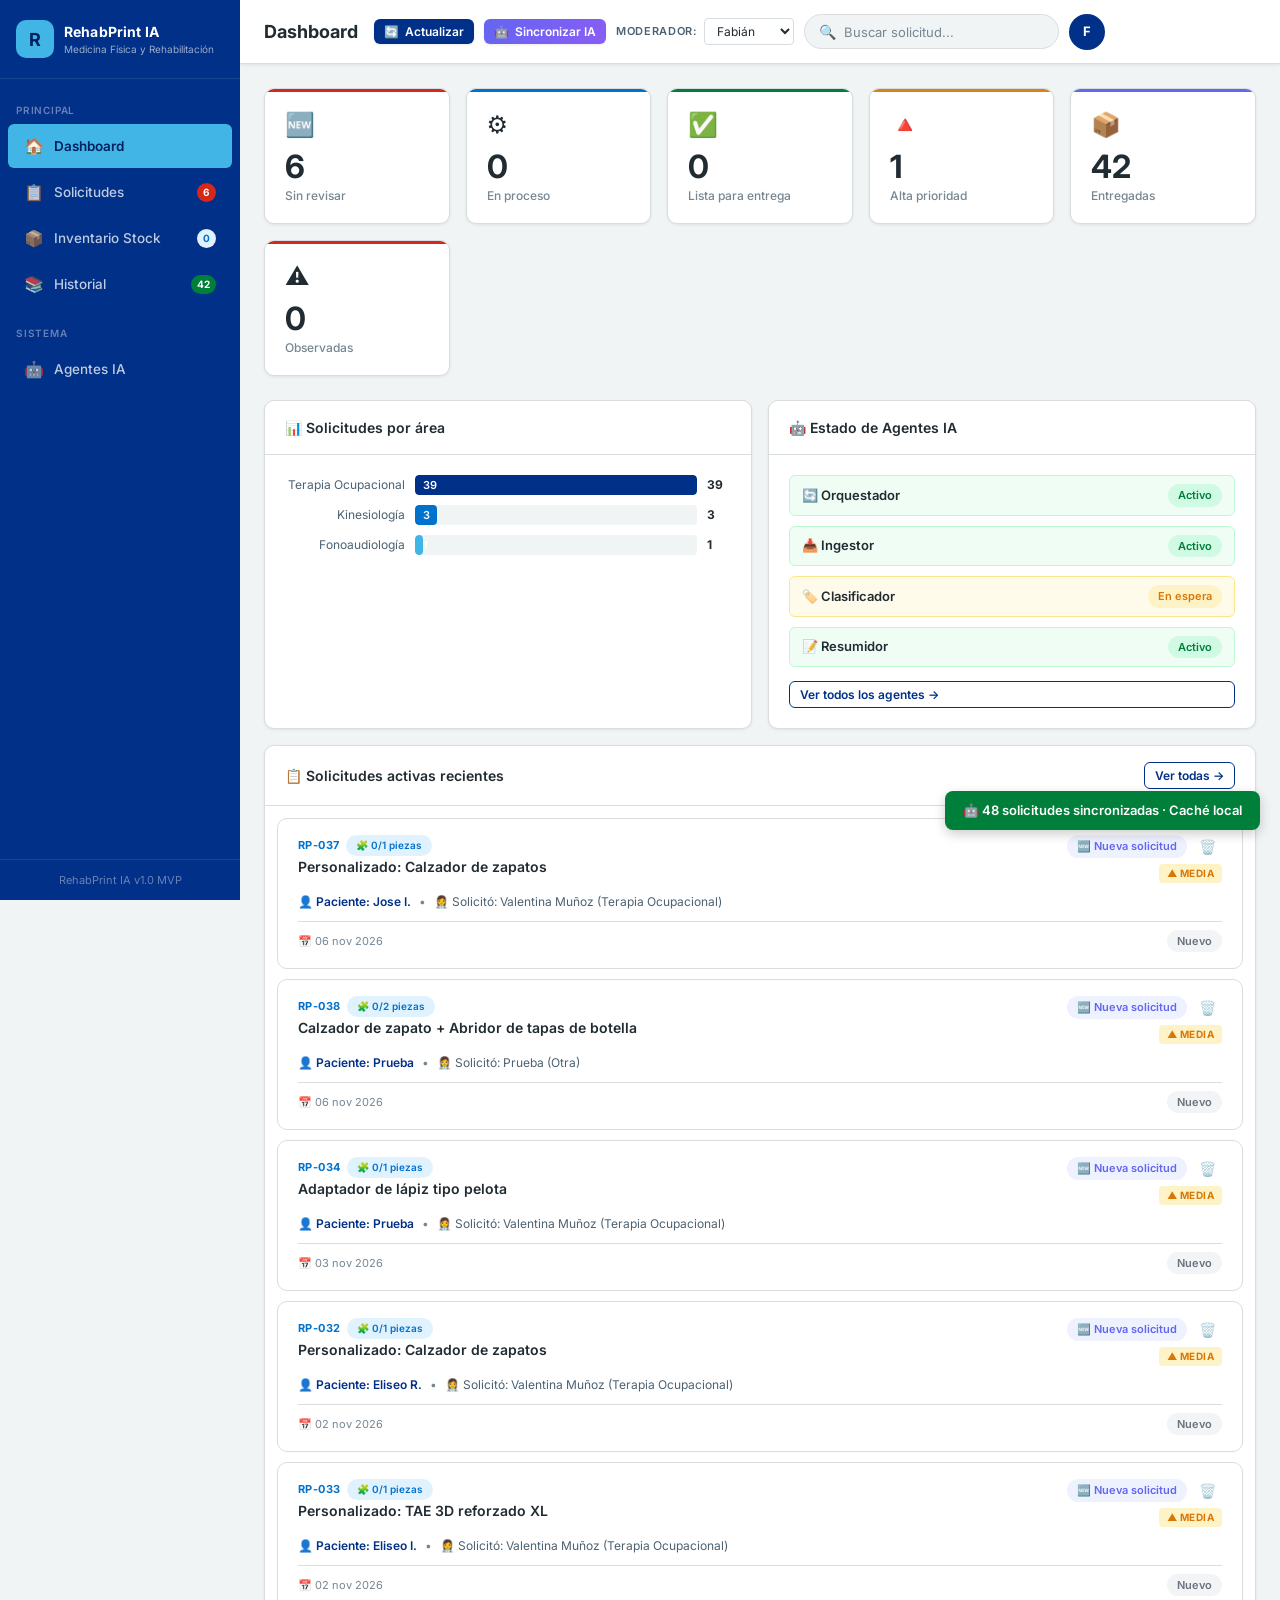
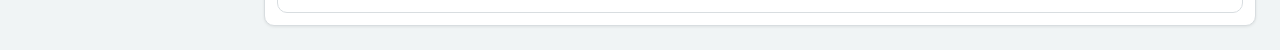
<file: index.html>
<!DOCTYPE html>
<html lang="es">
<head>
<meta charset="UTF-8">
<meta name="viewport" content="width=device-width, initial-scale=1.0">
<meta http-equiv="Cache-Control" content="no-cache, no-store, must-revalidate">
<meta http-equiv="Pragma" content="no-cache">
<meta http-equiv="Expires" content="0">
<title>RehabPrint IA — Team 3D</title>
<link rel="stylesheet" href="styles.css?v=1.0.2">
</head>
<body>
<div class="app-layout">

  <!-- SIDEBAR -->
  <aside class="sidebar">
    <div class="sidebar-brand">
      <div class="sidebar-brand-logo">
        <div class="brand-icon">R</div>
        <div class="brand-text">
          <span class="brand-name">RehabPrint IA</span>
          <span class="brand-sub">Medicina Física y Rehabilitación</span>
        </div>
      </div>
    </div>
    <nav class="sidebar-nav">
      <div class="nav-section-label">Principal</div>
      <div class="nav-item active" data-view="dashboard" onclick="navigate('dashboard')">
        <span class="nav-icon">🏠</span> Dashboard
      </div>
      <div class="nav-item" data-view="solicitudes" onclick="navigate('solicitudes')">
        <span class="nav-icon">📋</span> Solicitudes
        <span class="nav-badge" id="badge-nuevas">3</span>
      </div>
      <div class="nav-item" data-view="inventario" onclick="navigate('inventario')">
        <span class="nav-icon">📦</span> Inventario Stock
        <span class="nav-badge blue" id="badge-inventario" style="background:#E0F2FE;color:var(--color-primary-light)">0</span>
      </div>
      <div class="nav-item" data-view="historial" onclick="navigate('historial')">
        <span class="nav-icon">📚</span> Historial
        <span class="nav-badge green" id="badge-entregadas">0</span>
      </div>
      <div class="nav-section-label" style="margin-top:12px">Sistema</div>
      <div class="nav-item" data-view="agentes" onclick="navigate('agentes')">
        <span class="nav-icon">🤖</span> Agentes IA
      </div>
    </nav>
    <div class="sidebar-footer">RehabPrint IA v1.0 MVP</div>
  </aside>

  <!-- SIDEBAR BACKDROP FOR MOBILE -->
  <div class="sidebar-backdrop" onclick="toggleSidebar()"></div>

  <!-- MAIN -->
  <div class="main-content">
    <header class="app-header">
      <button class="mobile-toggle-btn" onclick="toggleSidebar()" aria-label="Abrir menú">☰</button>
      <div>
        <div class="header-title" id="header-title">Dashboard</div>
      </div>
      <div class="header-actions">
        <!-- BOTÓN PRINCIPAL DE ACTUALIZACIÓN DE ESTADOS Y DATOS -->
        <button class="btn btn-primary btn-sm" id="btn-update-header" onclick="actualizarDatosYEstados()" style="gap:6px;font-weight:600;box-shadow:var(--shadow-sm)" title="Actualizar y recalcular datos y estados">
          <span id="update-spin-icon" style="display:inline-block;transition:transform 0.5s ease">🔄</span>
          <span>Actualizar</span>
        </button>

        <!-- BOTÓN SINCRONIZAR AGENTES IA EN LA NUBE -->
        <button class="btn btn-sm" id="btn-sync-ia" onclick="triggerIASync()" style="gap:6px;font-weight:600;background:linear-gradient(135deg,#6366F1,#8B5CF6);color:#fff;box-shadow:var(--shadow-sm)" title="Ejecutar los Agentes IA en la nube para procesar nuevos pedidos del formulario">
          <span id="sync-ia-icon">🤖</span>
          <span id="sync-ia-text">Sincronizar IA</span>
        </button>

        <div class="filter-group" style="flex-direction:row;align-items:center;gap:6px">
          <span class="filter-label" style="color:var(--text-secondary);font-size:11px;margin-bottom:0">Moderador:</span>
          <select class="filter-select" id="active-moderator" onchange="setActiveModerator(this.value)" style="padding:4px 8px;font-size:12px;border-radius:4px;background:#fff;border-color:var(--border-color)">
            <option value="Fabian">Fabián</option>
            <option value="Valentina">Valentina</option>
            <option value="Alexis">Alexis</option>
          </select>
        </div>
        <div class="search-bar">
          <span class="search-icon">🔍</span>
          <input type="text" placeholder="Buscar solicitud..." id="global-search" oninput="setSearch(this.value)">
        </div>
        <div class="avatar" id="moderator-avatar">F</div>
      </div>
    </header>

    <!-- DASHBOARD -->
    <div class="page active" id="page-dashboard">
      <div class="kpi-grid">
        <div class="kpi-card red" onclick="handleKpiClick('nuevas')">
          <div class="kpi-icon">🆕</div>
          <div class="kpi-value" id="kpi-nuevas">0</div>
          <div class="kpi-label">Sin revisar</div>
        </div>
        <div class="kpi-card blue" onclick="handleKpiClick('proceso')">
          <div class="kpi-icon">⚙️</div>
          <div class="kpi-value" id="kpi-proceso">0</div>
          <div class="kpi-label">En proceso</div>
        </div>
        <div class="kpi-card green" onclick="handleKpiClick('listas')">
          <div class="kpi-icon">✅</div>
          <div class="kpi-value" id="kpi-listas">0</div>
          <div class="kpi-label">Lista para entrega</div>
        </div>
        <div class="kpi-card amber" onclick="handleKpiClick('alta')">
          <div class="kpi-icon">🔺</div>
          <div class="kpi-value" id="kpi-alta">0</div>
          <div class="kpi-label">Alta prioridad</div>
        </div>
        <div class="kpi-card purple" onclick="handleKpiClick('entregadas')">
          <div class="kpi-icon">📦</div>
          <div class="kpi-value" id="kpi-entregadas">0</div>
          <div class="kpi-label">Entregadas</div>
        </div>
        <div class="kpi-card red" onclick="handleKpiClick('observadas')">
          <div class="kpi-icon">⚠️</div>
          <div class="kpi-value" id="kpi-observadas">0</div>
          <div class="kpi-label">Observadas</div>
        </div>
      </div>

      <div class="grid-2">
        <div class="card">
          <div class="card-header">
            <span class="card-title">📊 Solicitudes por área</span>
          </div>
          <div class="card-body">
            <div class="chart-bar-group" id="area-chart"></div>
          </div>
        </div>
        <div class="card">
          <div class="card-header">
            <span class="card-title">🤖 Estado de Agentes IA</span>
          </div>
          <div class="card-body">
            <div style="display:flex;flex-direction:column;gap:10px">
              <div style="display:flex;align-items:center;justify-content:space-between;padding:8px 12px;background:#F0FDF4;border-radius:6px;border:1px solid #BBF7D0">
                <span style="font-size:13px;font-weight:600">🔄 Orquestador</span>
                <span class="badge" style="color:#007F3B;background:#D1FAE5">Activo</span>
              </div>
              <div style="display:flex;align-items:center;justify-content:space-between;padding:8px 12px;background:#F0FDF4;border-radius:6px;border:1px solid #BBF7D0">
                <span style="font-size:13px;font-weight:600">📥 Ingestor</span>
                <span class="badge" style="color:#007F3B;background:#D1FAE5">Activo</span>
              </div>
              <div style="display:flex;align-items:center;justify-content:space-between;padding:8px 12px;background:#FFFBEB;border-radius:6px;border:1px solid #FDE68A">
                <span style="font-size:13px;font-weight:600">🏷️ Clasificador</span>
                <span class="badge" style="color:#D97706;background:#FEF3C7">En espera</span>
              </div>
              <div style="display:flex;align-items:center;justify-content:space-between;padding:8px 12px;background:#F0FDF4;border-radius:6px;border:1px solid #BBF7D0">
                <span style="font-size:13px;font-weight:600">📝 Resumidor</span>
                <span class="badge" style="color:#007F3B;background:#D1FAE5">Activo</span>
              </div>
            </div>
            <button class="btn btn-outline btn-sm" style="margin-top:14px;width:100%" onclick="navigate('agentes')">Ver todos los agentes →</button>
          </div>
        </div>
      </div>

      <div class="card" style="margin-top:16px">
        <div class="card-header">
          <span class="card-title">📋 Solicitudes activas recientes</span>
          <button class="btn btn-outline btn-sm" onclick="navigate('solicitudes')">Ver todas →</button>
        </div>
        <div class="card-body" style="padding:0">
          <div id="recientes-list" style="display:flex;flex-direction:column;gap:0;padding:12px;gap:10px"></div>
        </div>
      </div>
    </div>

    <!-- SOLICITUDES -->
    <div class="page" id="page-solicitudes">
      <div class="filter-bar">
        <div class="filter-group">
          <span class="filter-label">Estado</span>
          <select class="filter-select" id="filter-estado" onchange="setFilterEstado(this.value)">
            <option value="todos">Todos</option>
            <option value="Nueva solicitud">Nueva solicitud</option>
            <option value="en-proceso">En proceso</option>
            <option value="Revisada">Revisada</option>
            <option value="En diseño">En diseño</option>
            <option value="En impresión">En impresión</option>
            <option value="En postproceso">En postproceso</option>
            <option value="Lista para entrega">Lista para entrega</option>
            <option value="alta-prioridad">Alta prioridad</option>
            <option value="Observada / requiere ajuste">Observada</option>
          </select>
        </div>
        <div class="filter-group">
          <span class="filter-label">Área</span>
          <select class="filter-select" id="filter-area" onchange="setFilterArea(this.value)">
            <option value="todos">Todas las áreas</option>
            <option value="Terapia Ocupacional">Terapia Ocupacional</option>
            <option value="Kinesiología">Kinesiología</option>
            <option value="Fonoaudiología">Fonoaudiología</option>
          </select>
        </div>
        <div class="filter-group">
          <span class="filter-label">Responsable</span>
          <select class="filter-select" id="filter-responsable" onchange="setFilterResponsable(this.value)">
            <option value="todos">Todos</option>
            <option value="Sin asignar">Sin asignar</option>
            <option value="Fabian">Fabián</option>
            <option value="Valentina">Valentina</option>
            <option value="Alexis">Alexis</option>
            <option value="Team 3D">Team 3D</option>
          </select>
        </div>

        <div class="view-switcher" style="display:flex;gap:4px;background:var(--bg-app);padding:3px;border-radius:6px;border:1px solid var(--border-color);margin-left:auto">
          <button class="btn btn-sm" id="btn-layout-list" onclick="setSolicitudesLayout('list')" style="background:var(--color-primary);color:#fff;box-shadow:var(--shadow-sm);font-weight:600">
            📋 Lista
          </button>
          <button class="btn btn-sm" id="btn-layout-kanban" onclick="setSolicitudesLayout('kanban')" style="background:transparent;color:var(--text-secondary)">
            📌 Kanban
          </button>
        </div>

        <button class="btn btn-outline btn-sm" onclick="exportSyncQueue()" style="gap:6px" title="Exportar cambios locales para sincronizar con Google Sheets">
          📤 Exportar Cambios
        </button>

        <button class="btn btn-primary btn-sm" onclick="actualizarDatosYEstados()" style="gap:6px" title="Sincronizar y actualizar lista de estados">
          🔄 Actualizar
        </button>

        <div style="font-size:13px;color:var(--text-muted);align-self:center" id="solicitudes-count"></div>
      </div>
      <div id="solicitudes-container">
        <div class="solicitudes-list" id="solicitudes-list"></div>
        <div class="kanban-board" id="kanban-board" style="display:none"></div>
      </div>
    </div>

    <!-- DETAIL -->
    <div class="page" id="page-detail">
      <div style="display:flex;align-items:center;gap:12px;margin-bottom:20px;flex-wrap:wrap">
        <button class="btn btn-outline btn-sm" onclick="navigate('solicitudes')">← Volver</button>
        <span style="font-size:16px;font-weight:700;color:var(--text-muted)" id="detail-id"></span>
        <div id="detail-estado-badge"></div>
        <div id="detail-prioridad-badge"></div>
      </div>

      <div class="ai-card">
        <div class="ai-label">🤖 Análisis de Agentes IA</div>
        <div style="display:flex;gap:12px;flex-wrap:wrap;margin-bottom:10px">
          <span class="badge" style="color:#6366F1;background:#EEF2FF" id="ai-categoria">—</span>
          <span class="badge" style="color:#003087;background:#E0F2FE" id="ai-pieza">—</span>
        </div>
        <div class="ai-summary" id="ai-resumen">—</div>
      </div>

      <div class="grid-2">
        <div>
          <div class="detail-section">
            <div class="detail-section-header"><span class="detail-section-title">👤 Solicitante</span></div>
            <div class="detail-field"><div class="detail-field-label">Nombre</div><div class="detail-field-value" id="d-solicitante">—</div></div>
            <div class="detail-field"><div class="detail-field-label">Profesión</div><div class="detail-field-value" id="d-profesion">—</div></div>
            <div class="detail-field"><div class="detail-field-label">Área</div><div class="detail-field-value" id="d-area">—</div></div>
            <div class="detail-field"><div class="detail-field-label">Fecha solicitud</div><div class="detail-field-value" id="d-fecha">—</div></div>
          </div>
          <div class="detail-section">
            <div class="detail-section-header"><span class="detail-section-title">🎯 Destino</span></div>
            <div class="detail-field"><div class="detail-field-label">Tipo</div><div class="detail-field-value" id="d-destino">—</div></div>
            <div class="detail-field"><div class="detail-field-label">Contexto</div><div class="detail-field-value" id="d-contexto">—</div></div>
            <div class="detail-field"><div class="detail-field-label">Usuario / Unidad</div><div class="detail-field-value" id="d-target">—</div></div>
            <div class="detail-field"><div class="detail-field-label">Ubicación</div><div class="detail-field-value" id="d-ubicacion">—</div></div>
          </div>
          <div class="detail-section">
            <div class="detail-section-header" style="display:flex;justify-content:space-between;align-items:center">
              <span class="detail-section-title">🧩 Implementos Solicitados (Checklist Individual)</span>
              <span id="d-items-progress" style="font-size:12px;font-weight:700;color:var(--color-primary-light);background:#E0F2FE;padding:2px 8px;border-radius:12px">0/0 listos</span>
            </div>
            <div class="card-body" id="d-items-checklist" style="display:flex;flex-direction:column;gap:10px">
              <!-- Checklist de implementos individuales -->
            </div>
          </div>
          <div class="detail-section">
            <div class="detail-section-header"><span class="detail-section-title">📄 Solicitud original</span></div>
            <div class="detail-field"><div class="detail-field-label">Descripción</div><div class="detail-field-value" id="d-descripcion" style="white-space:pre-wrap;line-height:1.6">—</div></div>
          </div>
        </div>
        <div>
          <div class="detail-section">
            <div class="detail-section-header"><span class="detail-section-title">🔄 Flujo del caso</span></div>
            <div class="card-body"><div class="timeline" id="detail-timeline"></div></div>
          </div>
          <div class="detail-section">
            <div class="detail-section-header"><span class="detail-section-title">⚙️ Gestión del Caso</span></div>
            <div class="detail-field">
              <div class="detail-field-label">Asignado a</div>
              <div style="display:flex;gap:10px;align-items:center">
                <select class="filter-select" id="detail-assignee-select" onchange="changeSolicitudAssignee(this.value)" style="flex:1">
                  <option value="">Sin asignar</option>
                  <option value="Fabian">Fabián</option>
                  <option value="Valentina">Valentina</option>
                  <option value="Alexis">Alexis</option>
                  <option value="Team 3D">Team 3D</option>
                </select>
                <span class="badge" id="detail-assignee-badge" style="color:var(--color-primary-light);background:#E0F2FE"></span>
              </div>
            </div>
            <div class="detail-field">
              <div class="detail-field-label">Cambiar Estado</div>
              <div style="display:flex;gap:10px;align-items:center">
                <select class="filter-select" id="detail-estado-select" onchange="changeSolicitudEstado(this.value)" style="flex:1">
                  <option value="Nueva solicitud">Nueva solicitud</option>
                  <option value="Revisada">Revisada</option>
                  <option value="En diseño">En diseño</option>
                  <option value="En impresión">En impresión</option>
                  <option value="En postproceso">En postproceso</option>
                  <option value="Lista para entrega">Lista para entrega</option>
                  <option value="Entregada">Entregada</option>
                  <option value="Observada / requiere ajuste">Observada / requiere ajuste</option>
                  <option value="Cancelada">Cancelada</option>
                </select>
                <button class="btn btn-primary btn-sm" onclick="changeSolicitudEstado(document.getElementById('detail-estado-select').value)">
                  Actualizar
                </button>
              </div>
            </div>
          </div>
          <div class="detail-section">
            <div class="detail-section-header"><span class="detail-section-title">📝 Observaciones</span></div>
            <div class="detail-field"><div class="detail-field-label">Clínicas</div><div class="detail-field-value" id="d-obs-clinicas">—</div></div>
            <div class="detail-field"><div class="detail-field-label">Técnicas</div><div class="detail-field-value" id="d-obs-tecnicas">—</div></div>
          </div>
          <div style="display:flex;gap:10px;flex-wrap:wrap;margin-top:4px" id="detail-actions"></div>
        </div>
      </div>
    </div>

    <!-- HISTORIAL -->
    <div class="page" id="page-historial">
      <div style="display:flex;align-items:center;justify-content:space-between;margin-bottom:16px">
        <div style="font-size:13px;color:var(--text-muted)" id="historial-count"></div>
        <button class="btn btn-outline btn-sm" onclick="actualizarDatosYEstados()" style="gap:6px">
          🔄 Actualizar Estados
        </button>
      </div>
      <div class="solicitudes-list" id="historial-list"></div>
    </div>

    <!-- AGENTES IA -->
    <div class="page" id="page-agentes">
      <div style="margin-bottom:20px">
        <p style="color:var(--text-secondary);font-size:14px">Arquitectura multiagente que procesa cada solicitud desde Google Forms hasta el tablero del Team 3D.</p>
      </div>
      <div style="display:grid;grid-template-columns:repeat(auto-fit,minmax(300px,1fr));gap:16px">
        <div class="card">
          <div class="card-header" style="background:linear-gradient(135deg,#003087,#0072CE)">
            <span style="color:#fff;font-weight:700">🔄 Agente Orquestador</span>
            <span class="badge" style="color:#41B6E6;background:rgba(255,255,255,0.15)">Coordinador</span>
          </div>
          <div class="card-body">
            <p style="font-size:13px;color:var(--text-secondary);margin-bottom:10px">Detecta nuevas solicitudes, coordina el flujo y consolida el resultado final.</p>
            <div style="font-size:12px;color:var(--text-muted)">Salida: Caso estructurado + bandera revisión manual</div>
          </div>
        </div>
        <div class="card">
          <div class="card-header" style="background:#F8FAFC">
            <span style="font-weight:700">📥 Agente Ingestor</span>
            <span class="badge" style="color:#0072CE;background:#E0F2FE">Lectura</span>
          </div>
          <div class="card-body">
            <p style="font-size:13px;color:var(--text-secondary);margin-bottom:10px">Lee la fila nueva de Google Sheets y convierte la respuesta bruta en estructura inicial.</p>
            <div style="font-size:12px;color:var(--text-muted)">Salida: nombreSolicitante, descripcionOriginal, fechaSolicitud</div>
          </div>
        </div>
        <div class="card">
          <div class="card-header" style="background:#F8FAFC">
            <span style="font-weight:700">🧹 Agente Normalizador</span>
            <span class="badge" style="color:#7C3AED;background:#EDE9FE">Limpieza</span>
          </div>
          <div class="card-body">
            <p style="font-size:13px;color:var(--text-secondary);margin-bottom:10px">Estandariza profesiones, separa nombre/RUT/unidad, unifica nombres de piezas.</p>
            <div style="font-size:12px;color:var(--text-muted)">Ej: "T.O" → "Terapia Ocupacional" | "fingergrip" → "Finger Grip"</div>
          </div>
        </div>
        <div class="card">
          <div class="card-header" style="background:#F8FAFC">
            <span style="font-weight:700">🏷️ Agente Clasificador</span>
            <span class="badge" style="color:#D97706;background:#FEF3C7">Análisis</span>
          </div>
          <div class="card-body">
            <p style="font-size:13px;color:var(--text-secondary);margin-bottom:10px">Define destino (usuario/unidad), contexto, área y categoría funcional de la pieza.</p>
            <div style="font-size:12px;color:var(--text-muted)">Salida: categoriaFuncional + confianzaClasificacion</div>
          </div>
        </div>
        <div class="card">
          <div class="card-header" style="background:#F8FAFC">
            <span style="font-weight:700">🔺 Agente Priorizador</span>
            <span class="badge" style="color:#D5281B;background:#FEE2E2">Urgencia</span>
          </div>
          <div class="card-body">
            <p style="font-size:13px;color:var(--text-secondary);margin-bottom:10px">Sugiere prioridad Alta/Media/Baja según contexto clínico y urgencia operativa.</p>
            <div style="font-size:12px;color:var(--text-muted)">Criterio: hospitalizado + unidad crítica = Alta prioridad</div>
          </div>
        </div>
        <div class="card">
          <div class="card-header" style="background:#F8FAFC">
            <span style="font-weight:700">📝 Agente Resumidor</span>
            <span class="badge" style="color:#007F3B;background:#D1FAE5">Texto</span>
          </div>
          <div class="card-body">
            <p style="font-size:13px;color:var(--text-secondary);margin-bottom:10px">Genera resumen de 1-2 líneas para la tarjeta del caso en el tablero.</p>
            <div style="font-size:12px;color:var(--text-muted)">Tono clínico-operativo, sin jerga técnica innecesaria</div>
          </div>
        </div>
        <div class="card">
          <div class="card-header" style="background:#F8FAFC">
            <span style="font-weight:700">👁️ Agente Seguimiento</span>
            <span class="badge" style="color:#4C6272;background:#F0F4F5">Alertas</span>
          </div>
          <div class="card-body">
            <p style="font-size:13px;color:var(--text-secondary);margin-bottom:10px">Detecta casos detenidos, sugiere acciones y genera alertas por tiempos excedidos.</p>
            <div style="font-size:12px;color:var(--text-muted)">Ej: caso sin cambio 5 días → alerta de revisión</div>
          </div>
        </div>
      </div>

      <div class="card" style="margin-top:20px">
        <div class="card-header"><span class="card-title">🔗 Flujo entre agentes</span></div>
        <div class="card-body">
          <div style="display:flex;align-items:center;flex-wrap:wrap;gap:8px;font-size:13px">
            <span style="padding:6px 12px;background:#003087;color:#fff;border-radius:6px;font-weight:600">Google Sheets</span>
            <span style="color:var(--text-muted)">→</span>
            <span style="padding:6px 12px;background:#0072CE;color:#fff;border-radius:6px;font-weight:600">Orquestador</span>
            <span style="color:var(--text-muted)">→</span>
            <span style="padding:6px 12px;background:#EDE9FE;color:#7C3AED;border-radius:6px;font-weight:600">Ingestor</span>
            <span style="color:var(--text-muted)">→</span>
            <span style="padding:6px 12px;background:#EDE9FE;color:#7C3AED;border-radius:6px;font-weight:600">Normalizador</span>
            <span style="color:var(--text-muted)">→</span>
            <span style="padding:6px 12px;background:#FEF3C7;color:#D97706;border-radius:6px;font-weight:600">Clasificador</span>
            <span style="color:var(--text-muted)">→</span>
            <span style="padding:6px 12px;background:#FEE2E2;color:#D5281B;border-radius:6px;font-weight:600">Priorizador</span>
            <span style="color:var(--text-muted)">→</span>
            <span style="padding:6px 12px;background:#D1FAE5;color:#007F3B;border-radius:6px;font-weight:600">Resumidor</span>
            <span style="color:var(--text-muted)">→</span>
            <span style="padding:6px 12px;background:#F0F4F5;color:#003087;border-radius:6px;font-weight:600">App Team 3D</span>
          </div>
        </div>
      </div>
    </div>

    <!-- INVENTARIO / STOCK -->
    <div class="page" id="page-inventario">
      <div style="display:flex;justify-content:space-between;align-items:center;margin-bottom:20px;flex-wrap:wrap;gap:12px">
        <div>
          <h2 style="font-size:20px;font-weight:700;color:var(--text-primary);margin:0">📦 Inventario de Piezas 3D (Stock Físico)</h2>
          <p style="font-size:13px;color:var(--text-muted);margin:4px 0 0 0">Gestión de stock físico para agilizar las entregas al instante</p>
        </div>
        <div style="display:flex;gap:8px;align-items:center">
          <button class="btn btn-outline btn-sm" onclick="exportInventoryCSV()" style="gap:6px" title="Exportar archivo CSV para importar en Google Sheets">
            📥 Exportar CSV
          </button>
          <button class="btn btn-outline btn-sm" onclick="resetInventoryToZero()" style="gap:6px;color:#D5281B;border-color:#FCA5A5" title="Restablecer el stock de todas las piezas a 0">
            🧹 Dejar Todo en 0
          </button>
          <button class="btn btn-primary btn-sm" onclick="openAddInventoryModal()" style="gap:6px">
            ➕ Agregar Pieza al Stock
          </button>
        </div>
      </div>

      <!-- KPI Inventario -->
      <div class="kpi-grid" style="margin-bottom:24px">
        <div class="kpi-card blue">
          <div class="kpi-icon">📦</div>
          <div class="kpi-value" id="inv-kpi-total">0</div>
          <div class="kpi-label">Tipos de Piezas</div>
        </div>
        <div class="kpi-card green">
          <div class="kpi-icon">✅</div>
          <div class="kpi-value" id="inv-kpi-disponibles">0</div>
          <div class="kpi-label">Piezas Disponibles</div>
        </div>
        <div class="kpi-card orange">
          <div class="kpi-icon">⚠️</div>
          <div class="kpi-value" id="inv-kpi-bajas">0</div>
          <div class="kpi-label">Stock Bajo (Reponer)</div>
        </div>
        <div class="kpi-card red">
          <div class="kpi-icon">❌</div>
          <div class="kpi-value" id="inv-kpi-agotadas">0</div>
          <div class="kpi-label">Piezas Agotadas</div>
        </div>
      </div>

      <!-- Filter & Search Bar -->
      <div class="filter-bar" style="margin-bottom:20px">
        <div class="filter-group">
          <span class="filter-label">Categoría</span>
          <select class="filter-select" id="inv-filter-categoria" onchange="renderInventory()">
            <option value="todos">Todas las categorías</option>
            <option value="Ayuda técnica AVD">Ayuda técnica AVD</option>
            <option value="Implemento de rehabilitación">Implemento de rehabilitación</option>
            <option value="Accesorio / Repuesto">Accesorio / Repuesto</option>
          </select>
        </div>
        <div class="filter-group">
          <span class="filter-label">Estado Stock</span>
          <select class="filter-select" id="inv-filter-estado" onchange="renderInventory()">
            <option value="todos">Todos los estados</option>
            <option value="disponible">Stock Disponible</option>
            <option value="bajo">Stock Bajo</option>
            <option value="agotado">Agotado</option>
          </select>
        </div>
        <div class="search-bar" style="margin-left:auto;width:240px">
          <span class="search-icon">🔍</span>
          <input type="text" placeholder="Buscar en inventario..." id="inv-search" oninput="renderInventory()">
        </div>
      </div>

      <!-- Grid of 3D Pieces in Stock -->
      <div id="inventory-grid" style="display:grid;grid-template-columns:repeat(auto-fill, minmax(280px, 1fr));gap:16px">
        <!-- Items renderizados dinámicamente -->
      </div>
    </div>
  </div><!-- end main-content -->
</div><!-- end app-layout -->

<!-- MODAL AGREGAR PIEZA -->
<div class="modal-overlay" id="inv-modal-overlay" onclick="closeInvModal(event)">
  <div class="modal" onclick="event.stopPropagation()" style="max-width:440px">
    <div class="modal-header">
      <h3 class="modal-title" id="inv-modal-title">Agregar Pieza al Stock</h3>
      <button class="btn-icon" onclick="closeInvModal()" style="border:none;background:transparent;font-size:20px;cursor:pointer">✕</button>
    </div>
    <div class="modal-body" style="padding:16px 24px;display:flex;flex-direction:column;gap:14px">
      <div class="filter-group">
        <label class="filter-label" style="font-weight:600">Nombre de la Pieza 3D</label>
        <input type="text" id="inv-input-nombre" class="filter-select" placeholder="Ej. Adaptador de lápiz con mango" style="width:100%">
      </div>
      <div class="filter-group">
        <label class="filter-label" style="font-weight:600">Categoría</label>
        <select id="inv-input-categoria" class="filter-select" style="width:100%">
          <option value="Ayuda técnica AVD">Ayuda técnica AVD</option>
          <option value="Implemento de rehabilitación">Implemento de rehabilitación</option>
          <option value="Accesorio / Repuesto">Accesorio / Repuesto</option>
        </select>
      </div>
      <div style="display:grid;grid-template-columns:1fr 1fr;gap:12px">
        <div class="filter-group">
          <label class="filter-label" style="font-weight:600">Stock Inicial</label>
          <input type="number" id="inv-input-stock" class="filter-select" value="5" min="0" style="width:100%">
        </div>
        <div class="filter-group">
          <label class="filter-label" style="font-weight:600">Mínimo Alerta</label>
          <input type="number" id="inv-input-min" class="filter-select" value="2" min="1" style="width:100%">
        </div>
      </div>
    </div>
    <div class="modal-footer">
      <button class="btn btn-outline" onclick="closeInvModal()">Cancelar</button>
      <button class="btn btn-primary" onclick="saveInventoryItem()">Guardar Pieza</button>
    </div>
  </div>
</div>

<div class="modal-overlay" id="kpi-modal-overlay" onclick="closeKpiModal(event)">
  <div class="modal" onclick="event.stopPropagation()">
    <div class="modal-header">
      <h3 class="modal-title" id="kpi-modal-title">Solicitudes</h3>
      <button class="btn-icon" onclick="closeKpiModal()" style="border:none;background:transparent;font-size:20px;cursor:pointer">✕</button>
    </div>
    <div class="modal-body" style="padding: 16px 24px">
      <!-- Search bar inside modal -->
      <div class="search-bar" style="margin-bottom: 16px; width: 100%">
        <span class="search-icon">🔍</span>
        <input type="text" placeholder="Buscar en este listado..." id="modal-search" oninput="filterModalList()" style="width: 100%">
      </div>
      <div id="kpi-modal-list" style="display:flex;flex-direction:column;gap:10px;max-height:50vh;overflow-y:auto;padding-right:4px">
        <!-- List of matching cards -->
      </div>
    </div>
<!-- MODAL REGISTRAR ENTREGA FORMAL (ENTREGASCREEN MVP) -->
<div class="modal-overlay" id="entrega-modal-overlay" onclick="closeEntregaModal(event)">
  <div class="modal" onclick="event.stopPropagation()" style="max-width:520px">
    <div class="modal-header" style="background:#F0FDF4;border-bottom:1px solid #BBF7D0">
      <div>
        <h3 class="modal-title" style="color:#007F3B;display:flex;align-items:center;gap:8px">
          <span>📦</span> Registrar Entrega de Caso
        </h3>
        <span style="font-size:12px;color:var(--text-secondary)" id="entrega-modal-subtitle">—</span>
      </div>
      <button class="btn-icon" onclick="closeEntregaModal()" style="border:none;background:transparent;font-size:20px;cursor:pointer">✕</button>
    </div>
    <div class="modal-body" style="padding:20px 24px;display:flex;flex-direction:column;gap:14px">
      <input type="hidden" id="entrega-solicitud-id">
      
      <div style="display:grid;grid-template-columns:1fr 1fr;gap:12px">
        <div class="filter-group">
          <label class="filter-label" style="font-weight:600">Fecha de Entrega</label>
          <input type="date" id="entrega-fecha" class="filter-select" style="width:100%">
        </div>
        <div class="filter-group">
          <label class="filter-label" style="font-weight:600">Tipo de Entrega</label>
          <select id="entrega-tipo" class="filter-select" style="width:100%">
            <option value="Entrega completa">Entrega completa</option>
            <option value="Entrega parcial">Entrega parcial</option>
          </select>
        </div>
      </div>

      <div class="filter-group">
        <label class="filter-label" style="font-weight:600">Receptor del Producto / Dispositivo</label>
        <input type="text" id="entrega-receptor" class="filter-select" placeholder="Ej: TO tratante / Paciente / Familiar" style="width:100%">
      </div>

      <div class="filter-group">
        <label class="filter-label" style="font-weight:600">Implementos o Piezas Entregadas</label>
        <textarea id="entrega-implementos" class="filter-select" rows="2" style="width:100%;resize:vertical;font-size:13px"></textarea>
      </div>

      <div class="filter-group">
        <label class="filter-label" style="font-weight:600">Observaciones de Cierre (Opcional)</label>
        <textarea id="entrega-observaciones" class="filter-select" rows="2" placeholder="Indicaciones de uso, higiene de la pieza, ajuste funcional..." style="width:100%;resize:vertical;font-size:13px"></textarea>
      </div>
    </div>
    <div class="modal-footer" style="display:flex;justify-content:flex-end;gap:10px">
      <button class="btn btn-outline" onclick="closeEntregaModal()">Cancelar</button>
      <button class="btn btn-primary" onclick="confirmarEntrega()" style="background:#007F3B;gap:6px">
        ✅ Confirmar y Archivar Caso
      </button>
    </div>
  </div>
</div>

<div class="toast-container" id="toast-container"></div>

<script src="data.js?v=1.0.2"></script>
<script src="live_data.js?v=1.0.2"></script>
<script src="sheets_loader.js?v=1.0.2"></script>
<script src="app.js?v=1.0.2"></script>
</body>
</html>
</file>
<file: styles.css>
@import url('https://fonts.googleapis.com/css2?family=Inter:wght@300;400;500;600;700&display=swap');

/* ═══════════════════════════════════════════
   DESIGN TOKENS — NHS Clinical Inspired
═══════════════════════════════════════════ */
:root {
  --color-primary: #003087;
  --color-primary-dark: #002060;
  --color-primary-light: #0072CE;
  --color-accent: #41B6E6;
  --color-success: #007F3B;
  --color-warning: #D4851A;
  --color-danger: #D5281B;
  --color-purple: #6366F1;

  --bg-app: #F0F4F5;
  --bg-sidebar: #003087;
  --bg-card: #FFFFFF;
  --bg-header: #FFFFFF;

  --text-primary: #212B32;
  --text-secondary: #4C6272;
  --text-muted: #768692;
  --text-white: #FFFFFF;
  --text-on-primary: #FFFFFF;

  --border-color: #D8DDE0;
  --border-radius-sm: 6px;
  --border-radius-md: 10px;
  --border-radius-lg: 16px;

  --shadow-sm: 0 1px 3px rgba(0,0,0,0.08);
  --shadow-md: 0 4px 12px rgba(0,0,0,0.10);
  --shadow-lg: 0 8px 24px rgba(0,0,0,0.12);

  --sidebar-width: 240px;
  --header-height: 64px;

  --transition: 0.2s ease;
}

/* ═══════════════════════════════════════════
   RESET & BASE
═══════════════════════════════════════════ */
*, *::before, *::after { box-sizing: border-box; margin: 0; padding: 0; }
html { font-size: 16px; scroll-behavior: smooth; }
body {
  font-family: 'Inter', system-ui, sans-serif;
  background: var(--bg-app);
  color: var(--text-primary);
  line-height: 1.5;
  overflow-x: hidden;
}
a { text-decoration: none; color: inherit; }
button { cursor: pointer; font-family: inherit; border: none; outline: none; }
input, select, textarea { font-family: inherit; outline: none; }

/* ═══════════════════════════════════════════
   LAYOUT
═══════════════════════════════════════════ */
.app-layout { display: flex; min-height: 100vh; }

/* SIDEBAR */
.sidebar {
  width: var(--sidebar-width);
  background: var(--bg-sidebar);
  display: flex;
  flex-direction: column;
  position: fixed;
  top: 0; left: 0; bottom: 0;
  z-index: 100;
  transition: transform var(--transition);
}

.sidebar-brand {
  padding: 20px 16px;
  border-bottom: 1px solid rgba(255,255,255,0.1);
}
.sidebar-brand-logo {
  display: flex; align-items: center; gap: 10px;
}
.brand-icon {
  width: 38px; height: 38px;
  background: var(--color-accent);
  border-radius: 10px;
  display: flex; align-items: center; justify-content: center;
  font-size: 18px; font-weight: 700; color: var(--color-primary-dark);
}
.brand-text { display: flex; flex-direction: column; }
.brand-name { font-size: 14px; font-weight: 700; color: #fff; letter-spacing: 0.01em; }
.brand-sub { font-size: 10px; color: rgba(255,255,255,0.6); font-weight: 400; }

.sidebar-nav { flex: 1; padding: 16px 0; overflow-y: auto; }
.nav-section-label {
  font-size: 10px; font-weight: 600; letter-spacing: 0.08em;
  color: rgba(255,255,255,0.4); text-transform: uppercase;
  padding: 8px 16px 4px;
}
.nav-item {
  display: flex; align-items: center; gap: 10px;
  padding: 10px 16px; margin: 2px 8px;
  border-radius: var(--border-radius-sm);
  color: rgba(255,255,255,0.75);
  font-size: 13.5px; font-weight: 500;
  cursor: pointer;
  transition: all var(--transition);
}
.nav-item:hover { background: rgba(255,255,255,0.1); color: #fff; }
.nav-item.active { background: var(--color-accent); color: var(--color-primary-dark); font-weight: 600; }
.nav-item .nav-icon { font-size: 16px; width: 20px; text-align: center; }
.nav-badge {
  margin-left: auto; background: var(--color-danger);
  color: #fff; font-size: 10px; font-weight: 700;
  padding: 2px 6px; border-radius: 20px; min-width: 18px; text-align: center;
}
.nav-badge.green { background: var(--color-success); }
.nav-badge.amber { background: var(--color-warning); }

.sidebar-footer {
  padding: 12px 16px;
  border-top: 1px solid rgba(255,255,255,0.1);
  font-size: 11px; color: rgba(255,255,255,0.4); text-align: center;
}

/* MAIN CONTENT */
.main-content {
  margin-left: var(--sidebar-width);
  flex: 1;
  display: flex;
  flex-direction: column;
  min-height: 100vh;
}

/* HEADER */
.app-header {
  height: var(--header-height);
  background: var(--bg-header);
  border-bottom: 1px solid var(--border-color);
  display: flex; align-items: center;
  padding: 0 24px; gap: 16px;
  position: sticky; top: 0; z-index: 50;
  box-shadow: var(--shadow-sm);
}
.header-title { font-size: 18px; font-weight: 700; color: var(--text-primary); flex: 1; }
.header-subtitle { font-size: 12px; color: var(--text-muted); font-weight: 400; }
.header-actions { display: flex; align-items: center; gap: 10px; }

.search-bar {
  display: flex; align-items: center; gap: 8px;
  background: var(--bg-app); border: 1px solid var(--border-color);
  border-radius: 20px; padding: 6px 14px;
  transition: all var(--transition);
}
.search-bar:focus-within { border-color: var(--color-primary-light); background: #fff; }
.search-bar input { border: none; background: transparent; font-size: 13px; width: 200px; color: var(--text-primary); }
.search-bar input::placeholder { color: var(--text-muted); }
.search-icon { color: var(--text-muted); font-size: 14px; }

.btn-icon {
  width: 36px; height: 36px; border-radius: 50%;
  background: var(--bg-app); border: 1px solid var(--border-color);
  display: flex; align-items: center; justify-content: center;
  font-size: 16px; transition: all var(--transition); color: var(--text-secondary);
}
.btn-icon:hover { background: var(--color-primary); color: #fff; border-color: var(--color-primary); }
.avatar {
  width: 36px; height: 36px; border-radius: 50%;
  background: var(--color-primary); color: #fff;
  display: flex; align-items: center; justify-content: center;
  font-size: 13px; font-weight: 700;
}

/* PAGE */
.page { display: none; padding: 24px; animation: fadeIn 0.25s ease; }
.page.active { display: block; }
@keyframes fadeIn { from { opacity: 0; transform: translateY(8px); } to { opacity: 1; transform: translateY(0); } }

/* ═══════════════════════════════════════════
   CARDS & COMPONENTS
═══════════════════════════════════════════ */
.card {
  background: var(--bg-card);
  border-radius: var(--border-radius-md);
  border: 1px solid var(--border-color);
  box-shadow: var(--shadow-sm);
  overflow: hidden;
}
.card-header {
  padding: 16px 20px;
  border-bottom: 1px solid var(--border-color);
  display: flex; align-items: center; justify-content: space-between;
}
.card-title { font-size: 14px; font-weight: 600; color: var(--text-primary); }
.card-body { padding: 20px; }

/* KPI CARDS */
.kpi-grid { display: grid; grid-template-columns: repeat(auto-fit, minmax(160px, 1fr)); gap: 16px; margin-bottom: 24px; }
.kpi-card {
  background: var(--bg-card);
  border-radius: var(--border-radius-md);
  padding: 18px 20px;
  border: 1px solid var(--border-color);
  box-shadow: var(--shadow-sm);
  transition: transform var(--transition), box-shadow var(--transition);
  position: relative; overflow: hidden;
  cursor: pointer;
}
.kpi-card:hover { transform: translateY(-2px); box-shadow: var(--shadow-md); }
.kpi-card::before {
  content: ''; position: absolute; top: 0; left: 0; right: 0; height: 3px;
}
.kpi-card.blue::before { background: var(--color-primary-light); }
.kpi-card.green::before { background: var(--color-success); }
.kpi-card.amber::before { background: var(--color-warning); }
.kpi-card.red::before { background: var(--color-danger); }
.kpi-card.purple::before { background: var(--color-purple); }

.kpi-icon { font-size: 24px; margin-bottom: 8px; }
.kpi-value { font-size: 32px; font-weight: 700; color: var(--text-primary); line-height: 1; }
.kpi-label { font-size: 12px; color: var(--text-muted); margin-top: 4px; font-weight: 500; }

/* STATUS BADGE */
.badge {
  display: inline-flex; align-items: center; gap: 4px;
  padding: 3px 10px; border-radius: 20px;
  font-size: 11px; font-weight: 600; white-space: nowrap;
}
.badge-priority {
  display: inline-flex; align-items: center;
  padding: 2px 8px; border-radius: 4px;
  font-size: 10px; font-weight: 700; text-transform: uppercase; letter-spacing: 0.04em;
}

/* SOLICITUD CARD */
.solicitud-card {
  background: var(--bg-card);
  border: 1px solid var(--border-color);
  border-radius: var(--border-radius-md);
  padding: 16px 20px;
  display: flex; flex-direction: column; gap: 10px;
  cursor: pointer;
  transition: all var(--transition);
  position: relative;
  overflow: hidden;
}
.solicitud-card:hover { box-shadow: var(--shadow-md); border-color: var(--color-primary-light); transform: translateY(-1px); }
.solicitud-card-header { display: flex; align-items: flex-start; justify-content: space-between; gap: 12px; }
.solicitud-id { font-size: 11px; font-weight: 700; color: var(--color-primary-light); letter-spacing: 0.04em; }
.solicitud-title { font-size: 14px; font-weight: 600; color: var(--text-primary); margin-top: 2px; line-height: 1.3; }
.solicitud-meta { display: flex; flex-wrap: wrap; gap: 8px; align-items: center; }
.meta-item { font-size: 12px; color: var(--text-secondary); display: flex; align-items: center; gap: 4px; }
.solicitud-footer { display: flex; align-items: center; justify-content: space-between; padding-top: 8px; border-top: 1px solid var(--border-color); }
.solicitud-date { font-size: 11px; color: var(--text-muted); }

/* GRID LAYOUTS */
.grid-2 { display: grid; grid-template-columns: 1fr 1fr; gap: 16px; }
.grid-3 { display: grid; grid-template-columns: repeat(3, 1fr); gap: 16px; }

/* SOLICITUDES LIST */
.solicitudes-list { display: flex; flex-direction: column; gap: 12px; }

/* FILTER BAR */
.filter-bar {
  background: var(--bg-card); border: 1px solid var(--border-color);
  border-radius: var(--border-radius-md); padding: 14px 20px;
  display: flex; gap: 12px; align-items: center; flex-wrap: wrap;
  margin-bottom: 16px;
}
.filter-group { display: flex; flex-direction: column; gap: 4px; }
.filter-label { font-size: 10px; font-weight: 600; text-transform: uppercase; letter-spacing: 0.06em; color: var(--text-muted); }
.filter-select {
  padding: 6px 10px; border: 1px solid var(--border-color);
  border-radius: var(--border-radius-sm); font-size: 13px;
  color: var(--text-primary); background: var(--bg-app);
  transition: border-color var(--transition);
}
.filter-select:focus { border-color: var(--color-primary-light); }

/* BUTTONS */
.btn {
  display: inline-flex; align-items: center; gap: 6px;
  padding: 8px 16px; border-radius: var(--border-radius-sm);
  font-size: 13px; font-weight: 600; transition: all var(--transition);
}
.btn-primary { background: var(--color-primary); color: #fff; }
.btn-primary:hover { background: var(--color-primary-dark); box-shadow: var(--shadow-md); }
.btn-outline { background: transparent; color: var(--color-primary); border: 1.5px solid var(--color-primary); }
.btn-outline:hover { background: var(--color-primary); color: #fff; }
.btn-success { background: var(--color-success); color: #fff; }
.btn-success:hover { opacity: 0.9; }
.btn-danger { background: var(--color-danger); color: #fff; }
.btn-sm { padding: 5px 10px; font-size: 12px; }

/* DETAIL VIEW */
.detail-section {
  background: var(--bg-card); border: 1px solid var(--border-color);
  border-radius: var(--border-radius-md); margin-bottom: 16px; overflow: hidden;
}
.detail-section-header {
  padding: 14px 20px; background: #F8FAFC;
  border-bottom: 1px solid var(--border-color);
  display: flex; align-items: center; gap: 8px;
}
.detail-section-title { font-size: 13px; font-weight: 700; color: var(--text-primary); }
.detail-grid { display: grid; grid-template-columns: repeat(auto-fit, minmax(200px, 1fr)); gap: 0; }
.detail-field { padding: 14px 20px; border-bottom: 1px solid #F0F4F5; }
.detail-field:last-child { border-bottom: none; }
.detail-field-label { font-size: 11px; font-weight: 600; text-transform: uppercase; letter-spacing: 0.05em; color: var(--text-muted); margin-bottom: 4px; }
.detail-field-value { font-size: 14px; color: var(--text-primary); font-weight: 500; }

/* AI CARD */
.ai-card {
  background: linear-gradient(135deg, #EEF2FF 0%, #F0F9FF 100%);
  border: 1.5px solid #A5B4FC;
  border-radius: var(--border-radius-md); padding: 16px 20px;
  margin-bottom: 16px;
}
.ai-label { font-size: 11px; font-weight: 700; text-transform: uppercase; letter-spacing: 0.06em; color: #6366F1; margin-bottom: 8px; display: flex; align-items: center; gap: 6px; }
.ai-summary { font-size: 14px; color: var(--text-primary); line-height: 1.6; }

/* STATUS TIMELINE */
.timeline { display: flex; flex-direction: column; gap: 0; }
.timeline-item { display: flex; gap: 14px; position: relative; padding-bottom: 20px; }
.timeline-item:last-child { padding-bottom: 0; }
.timeline-item:last-child .timeline-line { display: none; }
.timeline-dot {
  width: 28px; height: 28px; border-radius: 50%; border: 2px solid var(--border-color);
  background: var(--bg-card); display: flex; align-items: center; justify-content: center;
  font-size: 12px; flex-shrink: 0; position: relative; z-index: 1;
}
.timeline-dot.done { background: var(--color-success); border-color: var(--color-success); color: #fff; }
.timeline-dot.current { background: var(--color-primary); border-color: var(--color-primary); color: #fff; box-shadow: 0 0 0 4px rgba(0,48,135,0.15); }
.timeline-line {
  position: absolute; left: 13px; top: 28px; bottom: 0; width: 2px;
  background: var(--border-color);
}
.timeline-line.done { background: var(--color-success); }
.timeline-content { flex: 1; padding-top: 4px; }
.timeline-label { font-size: 13px; font-weight: 600; color: var(--text-primary); }
.timeline-date { font-size: 11px; color: var(--text-muted); }

/* MODAL */
.modal-overlay {
  position: fixed; inset: 0; background: rgba(0,0,0,0.4);
  z-index: 1000; display: flex; align-items: center; justify-content: center;
  padding: 20px; opacity: 0; pointer-events: none; transition: opacity var(--transition);
}
.modal-overlay.open { opacity: 1; pointer-events: all; }
.modal {
  background: #fff; border-radius: var(--border-radius-lg);
  width: 100%; max-width: 560px; max-height: 90vh; overflow-y: auto;
  box-shadow: var(--shadow-lg); transform: translateY(20px);
  transition: transform var(--transition);
}
.modal-overlay.open .modal { transform: translateY(0); }
.modal-header {
  padding: 20px 24px; border-bottom: 1px solid var(--border-color);
  display: flex; align-items: center; justify-content: space-between; position: sticky; top: 0; background: #fff; z-index: 1;
}
.modal-title { font-size: 16px; font-weight: 700; }
.modal-body { padding: 24px; }
.modal-footer { padding: 16px 24px; border-top: 1px solid var(--border-color); display: flex; gap: 10px; justify-content: flex-end; }

/* FORM */
.form-group { margin-bottom: 16px; }
.form-label { display: block; font-size: 12px; font-weight: 600; color: var(--text-secondary); margin-bottom: 6px; }
.form-control {
  width: 100%; padding: 10px 12px; border: 1.5px solid var(--border-color);
  border-radius: var(--border-radius-sm); font-size: 14px; color: var(--text-primary);
  background: var(--bg-app); transition: border-color var(--transition);
}
.form-control:focus { border-color: var(--color-primary-light); background: #fff; }
textarea.form-control { resize: vertical; min-height: 80px; }

/* EMPTY STATE */
.empty-state { text-align: center; padding: 60px 20px; color: var(--text-muted); }
.empty-state-icon { font-size: 48px; margin-bottom: 12px; opacity: 0.5; }
.empty-state-text { font-size: 14px; }

/* TOAST */
.toast-container { position: fixed; bottom: 20px; right: 20px; z-index: 2000; display: flex; flex-direction: column; gap: 8px; }
.toast {
  background: var(--text-primary); color: #fff;
  padding: 12px 20px; border-radius: var(--border-radius-sm);
  font-size: 13px; font-weight: 500; box-shadow: var(--shadow-lg);
  display: flex; align-items: center; gap: 8px;
  animation: slideIn 0.3s ease; max-width: 320px;
}
.toast.success { background: var(--color-success); }
.toast.error { background: var(--color-danger); }
@keyframes slideIn { from { transform: translateX(100%); opacity: 0; } to { transform: translateX(0); opacity: 1; } }

/* CHART BARS */
.chart-bar-group { display: flex; flex-direction: column; gap: 10px; }
.chart-bar-row { display: flex; align-items: center; gap: 10px; }
.chart-bar-label { font-size: 12px; color: var(--text-secondary); width: 120px; text-align: right; white-space: nowrap; overflow: hidden; text-overflow: ellipsis; }
.chart-bar-track { flex: 1; background: var(--bg-app); border-radius: 4px; height: 20px; overflow: hidden; }
.chart-bar-fill { height: 100%; border-radius: 4px; display: flex; align-items: center; padding-left: 8px; font-size: 11px; font-weight: 600; color: #fff; transition: width 0.8s ease; }
.chart-bar-count { font-size: 12px; font-weight: 700; color: var(--text-primary); width: 24px; }

/* MOBILE TOGGLE & BACKDROP */
.mobile-toggle-btn {
  display: none;
  background: transparent;
  border: none;
  font-size: 22px;
  color: var(--text-primary);
  cursor: pointer;
  padding: 4px 8px;
  border-radius: var(--border-radius-sm);
}
.sidebar-backdrop {
  display: none;
  position: fixed;
  inset: 0;
  background: rgba(0,0,0,0.5);
  z-index: 90;
  opacity: 0;
  transition: opacity 0.3s ease;
}
.sidebar-backdrop.open {
  display: block;
  opacity: 1;
}

/* RESPONSIVE */
@media (max-width: 768px) {
  .mobile-toggle-btn { display: block; }
  .sidebar {
    transform: translateX(-100%);
    box-shadow: var(--shadow-lg);
  }
  .sidebar.open { transform: translateX(0); }
  .main-content { margin-left: 0; width: 100%; }
  .app-header { padding: 0 12px; gap: 8px; }
  .header-title { font-size: 15px; }
  .kpi-grid { grid-template-columns: repeat(2, 1fr); gap: 10px; }
  .grid-2, .grid-3 { grid-template-columns: 1fr; }
  .search-bar { padding: 4px 8px; }
  .search-bar input { width: 100px; font-size: 12px; }
  .page { padding: 12px; }
  .filter-bar { padding: 10px; gap: 8px; }
  .filter-select { font-size: 12px; padding: 4px 6px; }
}

@media (max-width: 480px) {
  .kpi-grid { grid-template-columns: 1fr 1fr; gap: 8px; }
  .kpi-card { padding: 12px; }
  .kpi-value { font-size: 24px; }
  .kpi-label { font-size: 10px; }
  .search-bar { display: none; } /* Ocultar barra de búsqueda general en pantallas muy pequeñas */
  .header-actions { gap: 6px; }
}

/* SCROLLBAR */
::-webkit-scrollbar { width: 6px; height: 6px; }
::-webkit-scrollbar-track { background: transparent; }
::-webkit-scrollbar-thumb { background: var(--border-color); border-radius: 3px; }
::-webkit-scrollbar-thumb:hover { background: var(--text-muted); }

/* ═══════════════════════════════════════════
   KANBAN BOARD STYLES
═══════════════════════════════════════════ */
.kanban-board {
  display: flex;
  gap: 14px;
  overflow-x: auto;
  padding-bottom: 16px;
  min-height: 70vh;
}
.kanban-column {
  flex: 0 0 280px;
  background: #F8FAFC;
  border: 1px solid var(--border-color);
  border-radius: var(--border-radius-md);
  display: flex;
  flex-direction: column;
  max-height: 75vh;
}
.kanban-header {
  padding: 12px 14px;
  border-bottom: 1px solid var(--border-color);
  display: flex;
  align-items: center;
  justify-content: space-between;
  background: #fff;
  border-radius: var(--border-radius-md) var(--border-radius-md) 0 0;
}
.kanban-title {
  font-size: 13px;
  font-weight: 700;
  color: var(--text-primary);
  display: flex;
  align-items: center;
  gap: 6px;
}
.kanban-count {
  font-size: 11px;
  font-weight: 700;
  padding: 2px 8px;
  border-radius: 12px;
  background: var(--bg-app);
  color: var(--text-secondary);
}
.kanban-cards {
  padding: 10px;
  display: flex;
  flex-direction: column;
  gap: 10px;
  overflow-y: auto;
  flex: 1;
}
</file>
